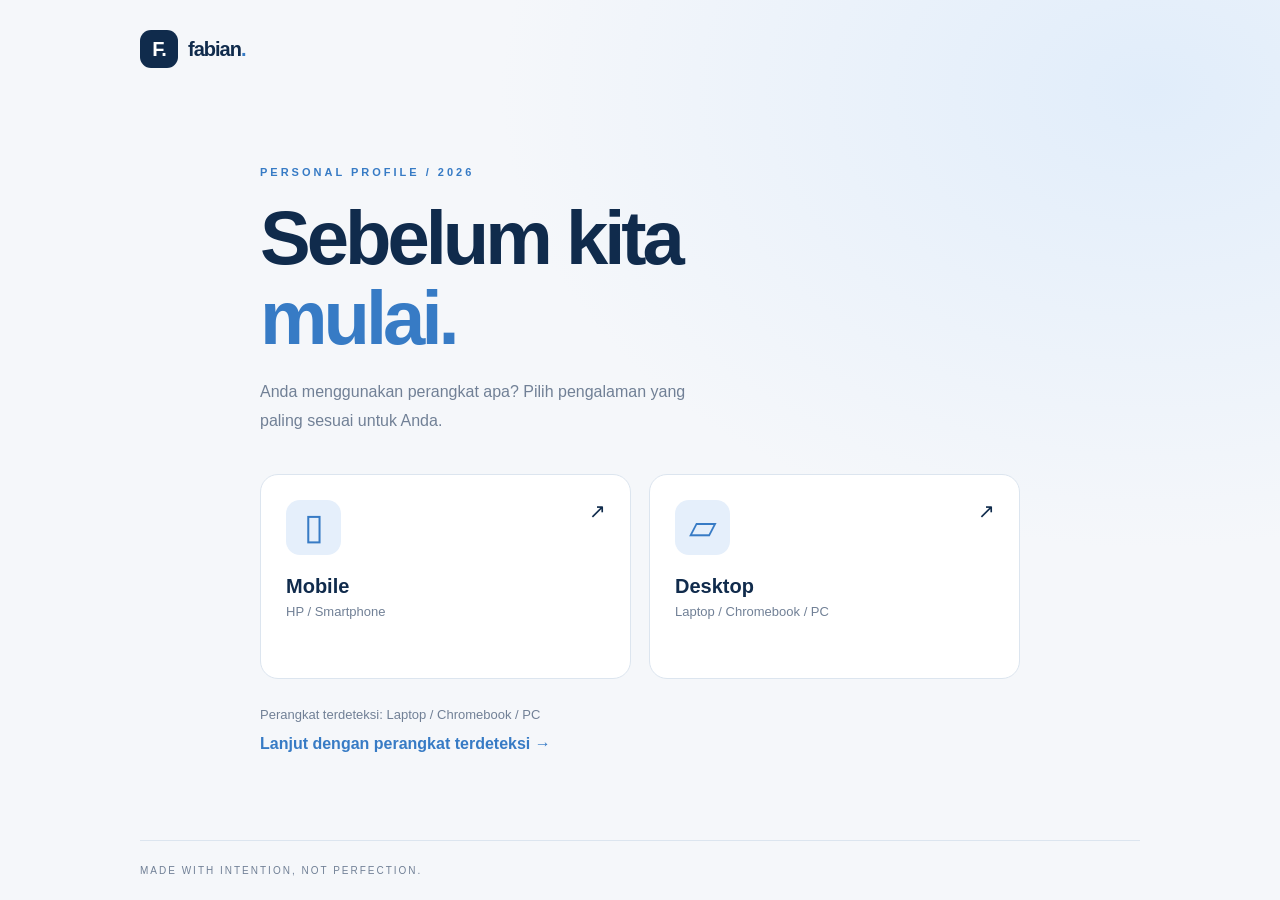
<file: index.html>
<!DOCTYPE html>
<html lang="id">
<head>
  <script>
  (function () {
    const savedMode = sessionStorage.getItem("fabianDeviceMode");

    if (!savedMode) {
      window.location.replace("./device.html");
    } else {
      document.documentElement.dataset.device = savedMode;
    }
  })();
</script>
  <meta charset="UTF-8">
  <meta name="viewport" content="width=device-width, initial-scale=1.0">
  <meta name="theme-color" content="#102b4c">
  <meta name="description" content="Kenali Fabian Wijaya Mulya, siswa SMP Chandra Buana yang menyukai basket, Mobile Legends, dan musik.">
  <title>Fabian Wijaya Mulya — Personal Profile</title>

  <link rel="preconnect" href="https://fonts.googleapis.com">
  <link rel="preconnect" href="https://fonts.gstatic.com" crossorigin>
  <link href="https://fonts.googleapis.com/css2?family=DM+Sans:wght@400;500;600;700&family=Manrope:wght@400;500;600;700;800&display=swap" rel="stylesheet">

  <link rel="stylesheet" href="style.css">
  <script src="script.js" defer></script>
</head>

<body>
  <header class="topbar">
    <a href="#home" class="brand" aria-label="Fabian, halaman utama">
      <span class="brand-mark">F.</span>
      <span>fabian<span class="brand-dot">.</span></span>
    </a>

    <nav class="navigation" id="navigation" aria-label="Navigasi utama">
      <a href="#home" class="nav-link active">Home</a>
      <a href="#about" class="nav-link">About</a>
      <a href="#hobbies" class="nav-link">Hobbies</a>
      <a href="#inspiration" class="nav-link">Inspiration</a>
      <a href="project.html" class="nav-link">My Project</a>
    </nav>

    <button class="theme-toggle" id="themeToggle" type="button" aria-label="Ganti tema" title="Ganti tema">
      <svg class="theme-icon" viewBox="0 0 24 24" aria-hidden="true">
        <circle cx="12" cy="12" r="4"/>
        <path d="M12 2v2m0 16v2M4.93 4.93l1.42 1.42m11.3 11.3 1.42 1.42M2 12h2m16 0h2M4.93 19.07l1.42-1.42m11.3-11.3 1.42-1.42"/>
      </svg>
    </button>

    <button class="menu-toggle" id="menuToggle" type="button" aria-label="Buka navigasi" aria-expanded="false" aria-controls="navigation">
      <span></span>
      <span></span>
    </button>
  </header>

  <main>
    <section class="hero" id="home">
      <div class="hero-image" aria-hidden="true"></div>
      <div class="hero-overlay" aria-hidden="true"></div>
      <div class="hero-grid" aria-hidden="true"></div>

      <div class="hero-content">
        <div class="hero-profile-photo" id="profilePhoto">
          <img src="./p.png" alt="Preview proyek">
        </div>

        <div class="hero-kicker reveal">
          <span class="status-dot"></span>
          PERSONAL PROFILE <span class="kicker-slash">/</span> 2026
        </div>

        <p class="hero-japanese" aria-hidden="true">及川 徹</p>

        <div class="hero-copy reveal">
          <p class="eyebrow">HELLO, NICE TO MEET YOU.</p>
          <h1>Fabian Wijaya<br><span>Mulya.</span></h1>

          <p class="hero-description">
            A simple boy with big dreams.<br>
            Passionate about the game and the little things in life.
          </p>

          <div class="hero-buttons">
            <a href="#about" class="primary-button">
              Kenali Saya <span>↗</span>
            </a>

            <a href="./game.html" class="game-button">
              Main Game <span>▶</span>
            </a>
          </div>

          <div class="hero-bottom reveal">
            <span>31 JULI 2011</span>
            <span class="hero-divider"></span>
            <span>15 TAHUN</span>
            <span class="hero-divider"></span>
            <span>INDONESIA</span>
          </div>
        </div>
      </div>

      <div class="hero-caption">
        <span class="caption-line"></span>
      </div>

      <div class="hero-index" aria-hidden="true">01 — 04</div>
      <span class="hero-scroll">SCROLL TO EXPLORE ↓</span>
    </section>

    <section class="intro section-wrap" id="about">
      <div class="section-label reveal">
        <span class="section-number">01</span>
        <span>GET TO KNOW ME</span>
      </div>

      <div class="intro-layout">
        <div class="intro-heading reveal">
          <p class="eyebrow">A LITTLE INTRODUCTION</p>
          <h2>Not just a name.<br>A <span>whole story.</span></h2>
          <div class="heading-line"></div>
          <p class="handwritten">Small steps,<br>big dreams.</p>
        </div>

        <div class="intro-content reveal">
          <p class="intro-lead">Halo! Aku <strong>Fabian Wijaya Mulya.</strong></p>

          <p>
            Aku lahir pada 31 Juli 2011 dan saat ini bersekolah
            di SMP Chandra Buana. Aku suka mencoba hal baru,
            menikmati proses, dan terus berusaha menjadi versi
            terbaik dari diriku sendiri.
          </p>

          <p>
            Di waktu luang, aku suka bermain basket, bermain
            Mobile Legends, dan mendengarkan musik. Setiap hobi
            punya cerita dan keseruannya sendiri.
          </p>

          <div class="profile-facts">
            <div class="fact">
              <span class="fact-icon" aria-hidden="true">▦</span>
              <div>
                <span class="fact-label">TANGGAL LAHIR</span>
                <strong>31 Juli 2011</strong>
              </div>
            </div>

            <div class="fact">
              <span class="fact-icon" aria-hidden="true">◷</span>
              <div>
                <span class="fact-label">USIA</span>
                <strong>15 Tahun</strong>
              </div>
            </div>

            <div class="fact fact-school">
              <span class="fact-icon" aria-hidden="true">⌂</span>
              <div class="school-info">
                <span class="fact-label">SEKOLAH</span>
                <strong>
                  <a href="https://chandrabuana.sch.id/smp" class="school-link" target="_blank" rel="noopener noreferrer">SMP Chandra Buana</a>
                </strong>

                <div class="school-preview">
                  <img src="./cb.jpeg" alt="Logo SMP Chandra Buana">
                  <span>SMP Chandra Buana ↗</span>
                </div>
              </div>
            </div>
          </div>

          <a href="#hobbies" class="text-link">
            Lihat hobi saya <span aria-hidden="true">↗</span>
          </a>
        </div>
      </div>
    </section>

    <section class="hobbies-section" id="hobbies">
      <div class="section-wrap">
        <div class="section-label reveal">
          <span class="section-number">02</span>
          <span>THINGS I ENJOY</span>
        </div>

        <div class="hobbies-heading reveal">
          <div>
            <p class="eyebrow">MY PERSONAL INTERESTS</p>
            <h2>My kind of <span>happiness.</span></h2>
          </div>
          <p class="hobbies-note">Tiga hal sederhana yang membuat hari-hariku lebih berwarna.</p>
        </div>

        <div class="hobby-grid">
          <article class="hobby-card reveal">
            <div class="hobby-top">
              <span class="hobby-number">01 / SPORT</span>
              <span class="hobby-icon" aria-hidden="true">↗</span>
            </div>
            <div class="hobby-art basketball-art" aria-hidden="true">
              <span class="basketball"></span>
              <span class="art-label">PLAY YOUR GAME</span>
            </div>
            <div class="hobby-copy">
              <p class="hobby-category">ON THE COURT</p>
              <h3>Basketball</h3>
              <p>Menikmati permainan, melatih kerja sama tim, dan belajar untuk terus berkembang di setiap pertandingan.</p>
            </div>
            <div class="hobby-footer">
              <span>FOCUS · TEAMWORK</span>
              <span aria-hidden="true">01</span>
            </div>
          </article>

          <article class="hobby-card reveal">
            <div class="hobby-top">
              <span class="hobby-number">02 / GAMING</span>
              <span class="hobby-icon" aria-hidden="true">↗</span>
            </div>
            <div class="hobby-art gaming-art" aria-hidden="true">
              <span class="ml-monogram">ML</span>
              <span class="art-label">PLAN YOUR MOVE</span>
            </div>
            <div class="hobby-copy">
              <p class="hobby-category">IN THE GAME</p>
              <h3>Mobile Legends</h3>
              <p>Menyusun strategi, memilih hero favorit, dan menikmati keseruan bermain bersama teman.</p>
            </div>
            <div class="hobby-footer">
              <span>STRATEGY · FUN</span>
              <span aria-hidden="true">02</span>
            </div>
          </article>

          <article class="hobby-card reveal">
            <div class="hobby-top">
              <span class="hobby-number">03 / LIFESTYLE</span>
              <span class="hobby-icon" aria-hidden="true">↗</span>
            </div>
            <div class="hobby-art music-art" aria-hidden="true">
              <span class="music-symbol">♫</span>
              <span class="art-label">FIND YOUR RHYTHM</span>
            </div>
            <div class="hobby-copy">
              <p class="hobby-category">MY OWN RHYTHM</p>
              <h3>Listening to Music</h3>
              <p>Menikmati lagu untuk menemani waktu santai, memperbaiki suasana hati, dan mencari inspirasi.</p>
            </div>
            <div class="hobby-footer">
              <span>VIBES · ME TIME</span>
              <span aria-hidden="true">03</span>
            </div>
          </article>
        </div>
      </div>
    </section>

    <section class="quote-section" id="inspiration">
      <div class="quote-decoration" aria-hidden="true">
        <span class="quote-orbit"></span>
        <span class="quote-star">✳</span>
        <span class="quote-side-text">KEEP MOVING FORWARD</span>
      </div>

      <div class="quote-content reveal">
        <p class="eyebrow">A REMINDER TO MYSELF</p>
        <span class="quote-mark" aria-hidden="true">“</span>
        <blockquote>Talent is something<br>you make bloom.</blockquote>
        <p class="quote-translation">Terus belajar, terus berusaha, dan biarkan kemampuanmu berkembang.</p>
        <span class="quote-author">— OIKAWA TOORU · HAIKYUU!!</span>
      </div>
    </section>

    <section class="closing section-wrap reveal">
      <p class="eyebrow">THAT'S A LITTLE BIT ABOUT ME</p>
      <h2>Still growing.<br><span>Still dreaming.</span></h2>
      <p class="closing-description">Setiap langkah kecil adalah bagian dari perjalanan besar.</p>
      <a class="text-link" href="#home">Kembali ke atas <span aria-hidden="true">↑</span></a>
    </section>
  </main>

  <footer class="footer">
    <a class="footer-brand" href="#home">fabian<span>.</span></a>
    <p class="footer-message">Made with intention, not perfection.</p>

    <div class="social-links">
      <a class="social-link" href="https://wa.me/6287899145038" target="_blank" rel="noopener noreferrer" aria-label="Hubungi Fabian melalui WhatsApp" title="WhatsApp">
        <svg viewBox="0 0 24 24" aria-hidden="true">
          <path d="M20.5 3.5A11.8 11.8 0 0 0 12.1 0C5.5 0 .2 5.3.2 11.8c0 2.1.6 4.2 1.6 6L0 24l6.3-1.7a12 12 0 0 0 5.7 1.4h.1c6.5 0 11.8-5.3 11.8-11.8 0-3.2-1.2-6.1-3.4-8.4ZM12.1 21.7a9.8 9.8 0 0 1-5-1.4l-.4-.2-3.7 1 1-3.6-.2-.4a9.8 9.8 0 1 1 8.3 4.6Zm5.4-7.3c-.3-.1-1.6-.8-1.9-.9-.3-.1-.5-.1-.7.2-.2.3-.7.9-.9 1.1-.2.2-.3.2-.6.1-.3-.1-1.2-.4-2.3-1.4-.8-.7-1.4-1.6-1.6-1.9-.2-.3 0-.5.1-.6l.4-.5c.1-.2.2-.3.3-.5.1-.2 0-.4 0-.5-.1-.1-.7-1.5-.9-2-.2-.5-.5-.4-.7-.4h-.6c-.2 0-.5.1-.8.4-.3.3-1 1-1 2.4s1 2.7 1.1 2.9c.1.2 2 3.1 4.9 4.3.7.3 1.2.5 1.6.6.7.2 1.3.2 1.8.1.6-.1 1.6-.7 1.8-1.3.2-.6.2-1.1.1-1.3-.1-.1-.3-.2-.6-.3Z"/>
        </svg>
        <span>WhatsApp</span>
        <span class="social-arrow" aria-hidden="true">↗</span>
      </a>

      <a class="social-link" href="https://www.instagram.com/fafa23078/" target="_blank" rel="noopener noreferrer" aria-label="Kunjungi Instagram Fabian" title="Instagram">
        <svg viewBox="0 0 24 24" aria-hidden="true">
          <rect x="3" y="3" width="18" height="18" rx="5"/>
          <circle cx="12" cy="12" r="4"/>
          <circle class="instagram-dot" cx="17.5" cy="6.5" r="1"/>
        </svg>
        <span>Instagram</span>
        <span class="social-arrow" aria-hidden="true">↗</span>
      </a>
    </div>

    <span class="footer-copy">© <span id="year">2026</span> FABIAN WIJAYA MULYA</span>
  </footer>

  
<!-- FLOATING MUSIC PLAYER -->
<div class="music-player" id="musicPlayer">
  <button
    class="music-toggle"
    id="musicToggle"
    type="button"
    aria-label="Putar atau jeda lagu"
  >
    ▶
  </button>

  <div class="music-info">
    <span class="music-label">NOW PLAYING</span>
    <span class="music-title">Hoodie</span>
    <span class="music-artist">Hey Violet</span>
  </div>

  <button
    class="music-expand"
    id="musicExpand"
    type="button"
    aria-label="Buka pemutar lagu"
  >♫</button>

  <div class="music-youtube" id="musicYoutube"> 
<iframe
  id="musicFrame"
  width="320"
  height="180"
  src="https://www.youtube.com/embed/jkvuPJRJrow?playsinline=1"
  title="Hoodie - Hey Violet"
  allow="accelerometer; autoplay; clipboard-write; encrypted-media; gyroscope; picture-in-picture; web-share"
  referrerpolicy="strict-origin-when-cross-origin"
  allowfullscreen>
</iframe>
  </div>
</div>

</body>
</html>

</body>
</html>


/* ==========================================
   DEVICE MODE — HP & LAPTOP
========================================== */

/* Mode HP yang dipilih dari halaman device */
html[data-device="mobile"] .section-wrap {
  width: 88%;
}

html[data-device="mobile"] .topbar {
  padding-left: 5%;
  padding-right: 5%;
}

html[data-device="mobile"] .intro-layout {
  grid-template-columns: 1fr;
  gap: 30px;
}

html[data-device="mobile"] .profile-facts {
  grid-template-columns: 1fr;
}

html[data-device="mobile"] .hobby-grid {
  grid-template-columns: 1fr;
}

html[data-device="mobile"] .hobbies-heading {
  display: block;
}

html[data-device="mobile"] .hero {
  min-height: 680px;
  padding-left: 7%;
  padding-right: 7%;
}

html[data-device="mobile"] .hero h1 {
  font-size: clamp(36px, 9vw, 55px);
  letter-spacing: -2px;
}

html[data-device="mobile"] .hero-profile-photo {
  right: 8%;
  width: 125px;
}

html[data-device="mobile"] .hero-japanese {
  right: 2%;
  font-size: 23px;
}

/* Mode laptop */
html[data-device="desktop"] .section-wrap {
  width: min(1180px, 84%);
}

html[data-device="desktop"] .intro-layout {
  grid-template-columns: 1fr 1fr;
  gap: 8%;
}

html[data-device="desktop"] .profile-facts {
  grid-template-columns: 1fr 1fr;
}

html[data-device="desktop"] .hobby-grid {
  grid-template-columns: repeat(3, minmax(0, 1fr));
}

html[data-device="desktop"] .hobbies-heading {
  display: flex;
}

/* Jangan biarkan mode laptop merusak layout pada layar HP */
@media (max-width: 720px) {
  html[data-device="desktop"] .navigation {
    position: absolute;
    top: 68px;
    right: 0;
    left: 0;
    display: none;
    flex-direction: column;
  }

  html[data-device="desktop"] .navigation.open {
    display: flex;
  }

  html[data-device="desktop"] .menu-toggle {
    display: grid;
  }

  html[data-device="desktop"] .intro-layout,
  html[data-device="desktop"] .profile-facts,
  html[data-device="desktop"] .hobby-grid {
    grid-template-columns: 1fr;
  }

  html[data-device="desktop"] .hobbies-heading {
    display: block;
  }
}
</file>
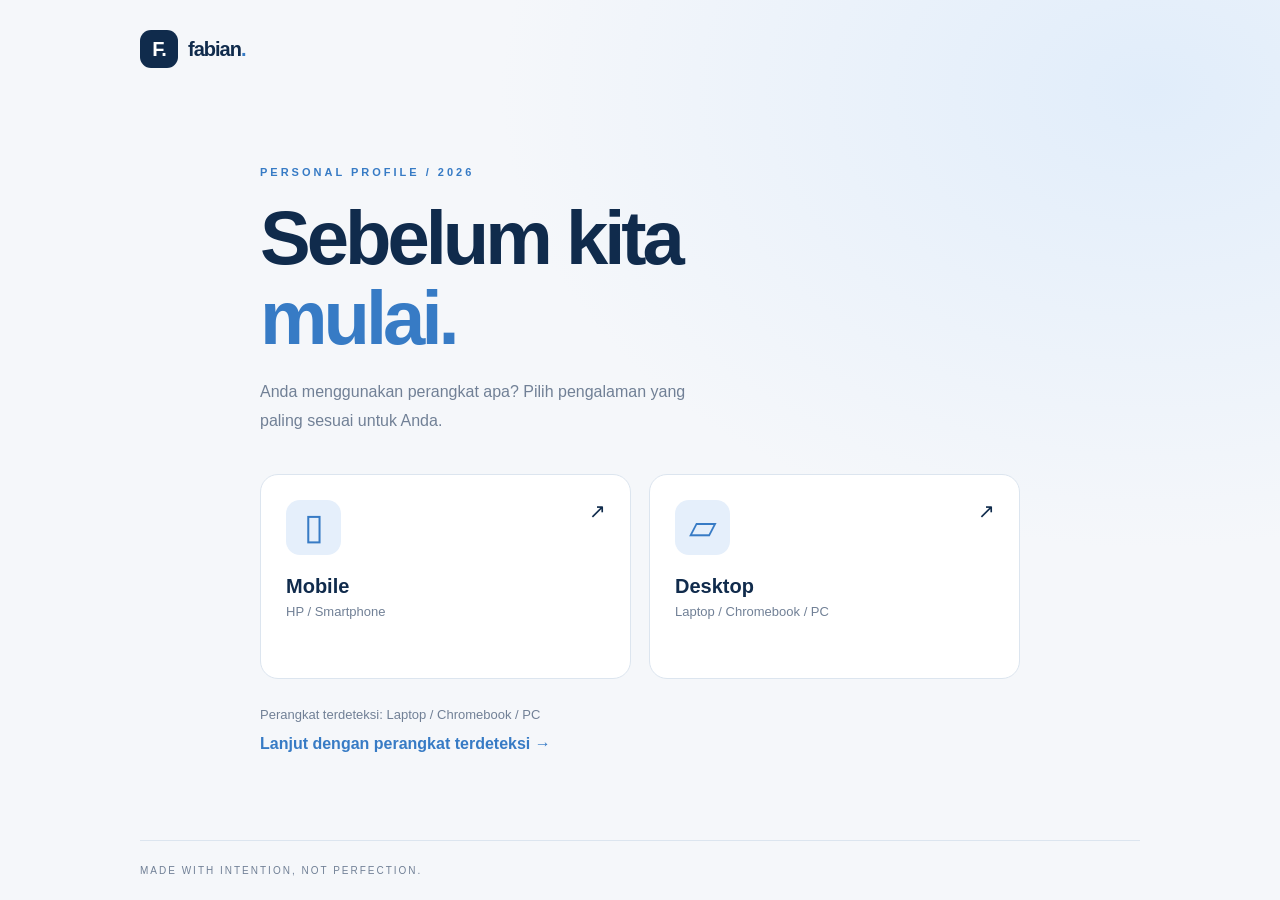
<file: device.html>
<!DOCTYPE html>
<html lang="id">
<head>
  <meta charset="UTF-8">
  <meta name="viewport" content="width=device-width, initial-scale=1.0">
  <meta name="theme-color" content="#102b4c">
  <title>Pilih Perangkat — Fabian</title>
  <link rel="stylesheet" href="device.css">
</head>
<body>
  <main class="device-page">
    <header class="device-brand">
      <span class="brand-mark">F.</span>
      <span>fabian<span class="brand-dot">.</span></span>
    </header>

    <section class="device-content">
      <p class="eyebrow">PERSONAL PROFILE / 2026</p>
      <h1>Sebelum kita<br><span>mulai.</span></h1>
      <p class="intro">
        Anda menggunakan perangkat apa?
        Pilih pengalaman yang paling sesuai untuk Anda.
      </p>

      <div class="device-options">
        <button class="device-card" type="button" data-device="mobile">
          <span class="device-icon" aria-hidden="true">▯</span>
          <span class="device-name">Mobile</span>
          <span class="device-desc">HP / Smartphone</span>
          <span class="device-arrow">↗</span>
        </button>

        <button class="device-card" type="button" data-device="desktop">
          <span class="device-icon" aria-hidden="true">▱</span>
          <span class="device-name">Desktop</span>
          <span class="device-desc">Laptop / Chromebook / PC</span>
          <span class="device-arrow">↗</span>
        </button>
      </div>

      <p class="detected" id="detectedDevice">
        Mendeteksi perangkat...
      </p>
      <button class="auto-button" id="autoContinue" type="button">
        Lanjut dengan perangkat terdeteksi →
      </button>
    </section>

    <footer class="device-footer">
      MADE WITH INTENTION, NOT PERFECTION.
    </footer>
  </main>

  <script>
    const mobileQuery = window.matchMedia("(max-width: 700px)");
    const detectedDevice = document.getElementById("detectedDevice");
    const autoContinue = document.getElementById("autoContinue");

    function getDevice() {
      return mobileQuery.matches ? "mobile" : "desktop";
    }

    function updateDetected() {
      const device = getDevice();
      detectedDevice.textContent =
        "Perangkat terdeteksi: " +
        (device === "mobile" ? "HP / Smartphone" : "Laptop / Chromebook / PC");
    }

    function enterProfile(device) {
      sessionStorage.setItem("fabianDeviceMode", device);
      window.location.href = "./index.html";
    }

    document.querySelectorAll("[data-device]").forEach(button => {
      button.addEventListener("click", () => {
        enterProfile(button.dataset.device);
      });
    });

    autoContinue.addEventListener("click", () => {
      enterProfile(getDevice());
    });

    updateDetected();
    mobileQuery.addEventListener("change", updateDetected);
  </script>
</body>
</html>
</file>
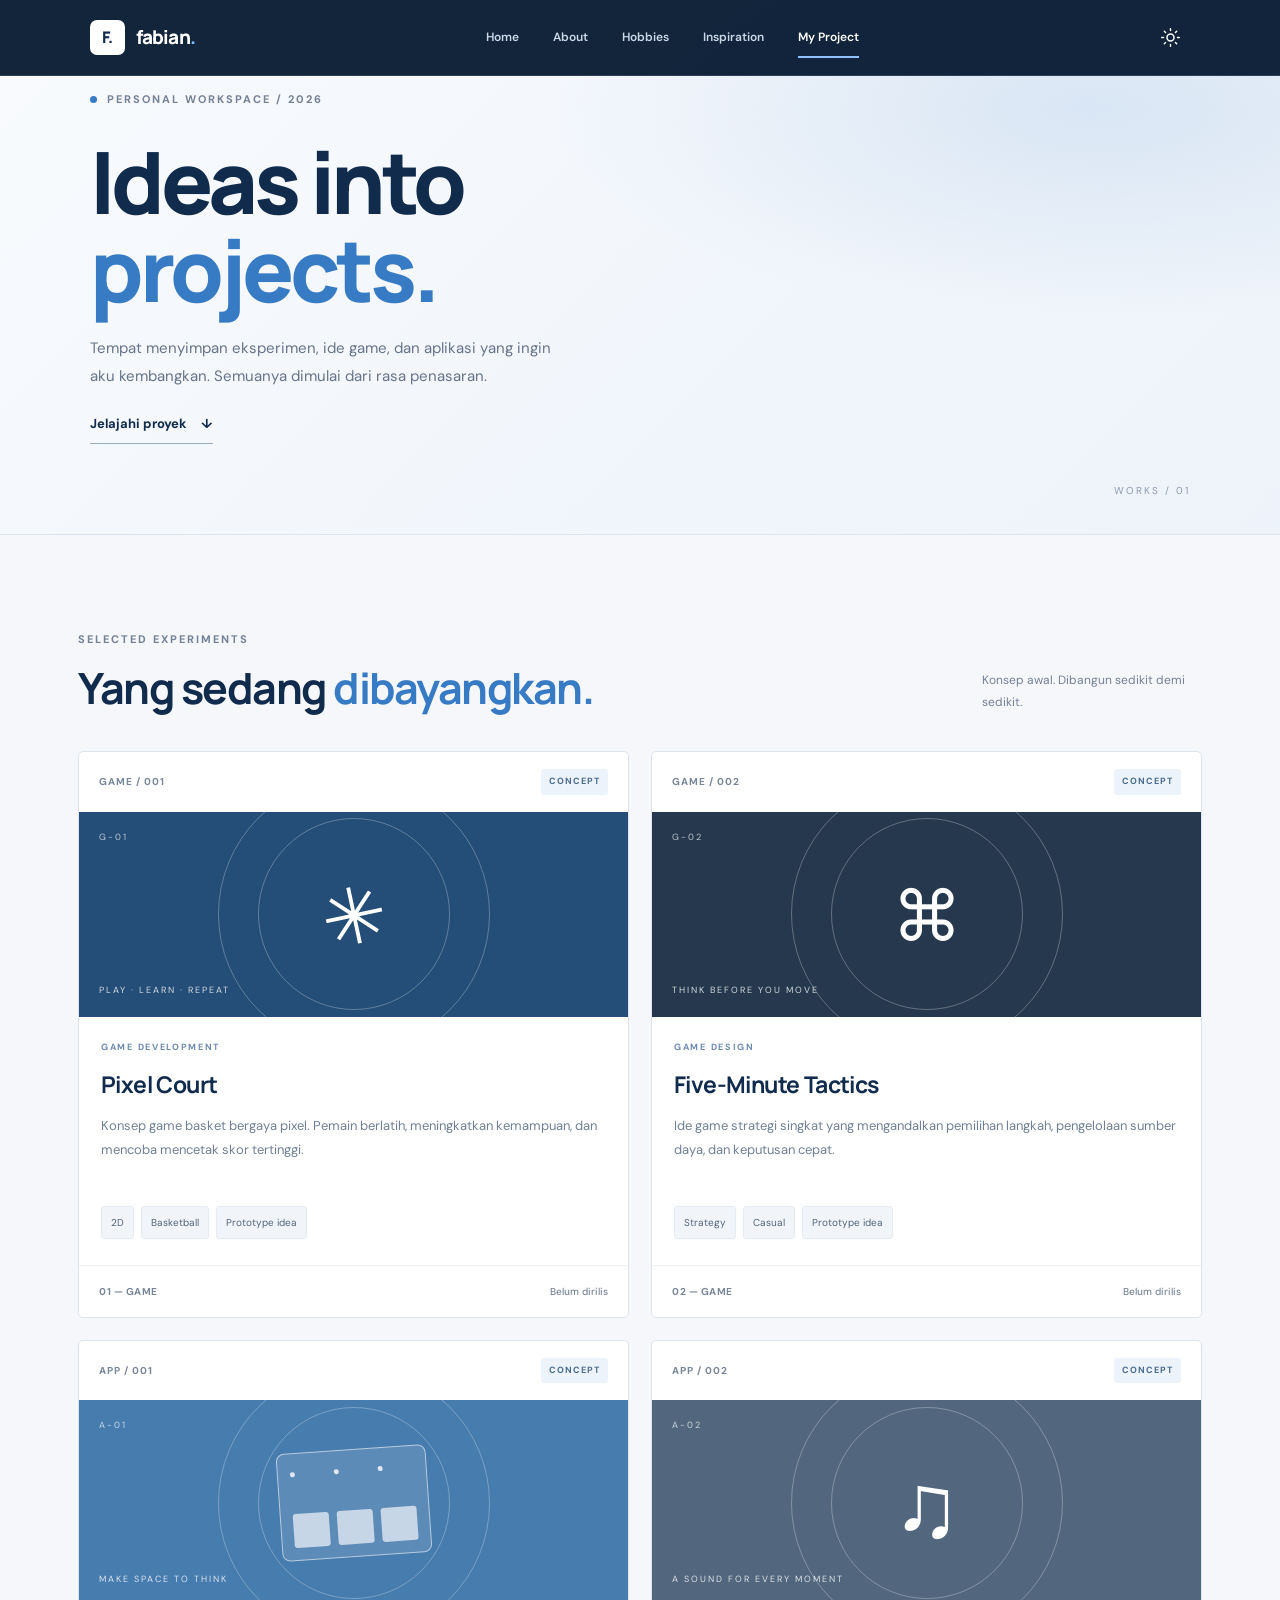
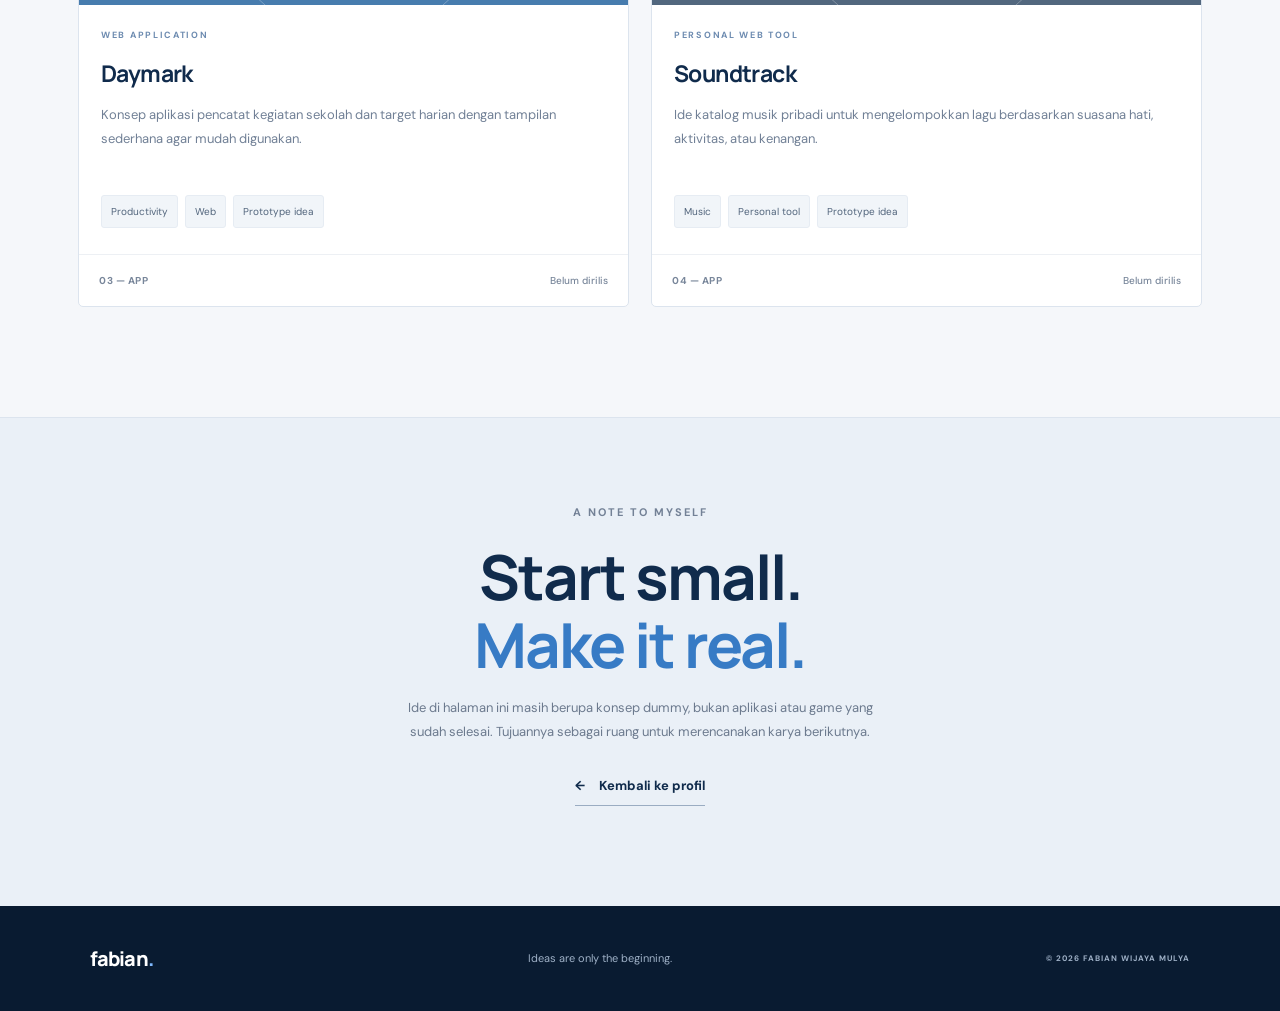
<file: project.html>
<!DOCTYPE html>
<html lang="id">
<head>
  <meta charset="UTF-8">
  <meta name="viewport" content="width=device-width, initial-scale=1.0">
  <meta name="theme-color" content="#102b4c">
  <meta name="description" content="Kumpulan proyek game dan aplikasi Fabian Wijaya Mulya.">

  <title>My Project — Fabian Wijaya Mulya</title>

  <link rel="preconnect" href="https://fonts.googleapis.com">
  <link rel="preconnect" href="https://fonts.gstatic.com" crossorigin>
  <link href="https://fonts.googleapis.com/css2?family=DM+Sans:wght@400;500;600;700&family=Manrope:wght@400;500;600;700;800&display=swap" rel="stylesheet">

  <link rel="stylesheet" href="style.css">
  <link rel="stylesheet" href="project.css">
  <script src="script.js" defer></script>
</head>

<body class="project-page">
  <header class="topbar">
    <a href="index.html#home" class="brand" aria-label="Fabian, halaman utama">
      <span class="brand-mark">F.</span>
      <span>fabian<span class="brand-dot">.</span></span>
    </a>

    <nav class="navigation" id="navigation" aria-label="Navigasi utama">
      <a href="index.html#home" class="nav-link">Home</a>
      <a href="index.html#about" class="nav-link">About</a>
      <a href="index.html#hobbies" class="nav-link">Hobbies</a>
      <a href="index.html#inspiration" class="nav-link">Inspiration</a>
      <a href="project.html" class="nav-link active" aria-current="page">My Project</a>
    </nav>

    <button class="theme-toggle" id="themeToggle"
      type="button" aria-label="Ganti tema" title="Ganti tema">
      <svg class="theme-icon" viewBox="0 0 24 24" aria-hidden="true">
        <circle cx="12" cy="12" r="4"/>
        <path d="M12 2v2m0 16v2M4.93 4.93l1.42 1.42m11.3 11.3 1.42 1.42M2 12h2m16 0h2M4.93 19.07l1.42-1.42m11.3-11.3 1.42-1.42"/>
      </svg>
    </button>

    <button class="menu-toggle" id="menuToggle"
      type="button" aria-label="Buka navigasi"
      aria-expanded="false" aria-controls="navigation">
      <span></span>
      <span></span>
    </button>
  </header>

  <main>
    <section class="project-hero">
      <div class="project-hero-inner">
        <p class="project-eyebrow">
          <span></span> PERSONAL WORKSPACE / 2026
        </p>

        <h1>Ideas into<br><span>projects.</span></h1>

        <p class="project-intro">
          Tempat menyimpan eksperimen, ide game, dan aplikasi
          yang ingin aku kembangkan. Semuanya dimulai dari rasa penasaran.
        </p>

        <a href="#project-list" class="project-jump">
          Jelajahi proyek <span aria-hidden="true">↓</span>
        </a>
      </div>

      <div class="project-hero-index" aria-hidden="true">WORKS / 01</div>
    </section>

    <section class="project-section" id="project-list">
      <div class="project-section-heading">
        <div>
          <p class="project-label">SELECTED EXPERIMENTS</p>
          <h2>Yang sedang <span>dibayangkan.</span></h2>
        </div>
        <p class="project-heading-note">
          Konsep awal. Dibangun sedikit demi sedikit.
        </p>
      </div>

      <div class="project-grid">
        <article class="project-card">
          <div class="project-card-top">
            <span>GAME / 001</span>
            <span class="project-status">CONCEPT</span>
          </div>

          <div class="project-art game-art">
            <span class="project-art-index">G-01</span>
            <span class="game-symbol" aria-hidden="true">✳</span>
            <span class="project-art-caption">PLAY · LEARN · REPEAT</span>
          </div>

          <div class="project-card-body">
            <p class="project-type">GAME DEVELOPMENT</p>
            <h3>Pixel Court</h3>
            <p>
              Konsep game basket bergaya pixel. Pemain berlatih,
              meningkatkan kemampuan, dan mencoba mencetak skor tertinggi.
            </p>
            <div class="project-tags">
              <span>2D</span>
              <span>Basketball</span>
              <span>Prototype idea</span>
            </div>
          </div>

          <div class="project-card-footer">
            <span>01 — GAME</span>
            <span>Belum dirilis</span>
          </div>
        </article>

        <article class="project-card">
          <div class="project-card-top">
            <span>GAME / 002</span>
            <span class="project-status">CONCEPT</span>
          </div>

          <div class="project-art strategy-art">
            <span class="project-art-index">G-02</span>
            <span class="strategy-symbol" aria-hidden="true">⌘</span>
            <span class="project-art-caption">THINK BEFORE YOU MOVE</span>
          </div>

          <div class="project-card-body">
            <p class="project-type">GAME DESIGN</p>
            <h3>Five-Minute Tactics</h3>
            <p>
              Ide game strategi singkat yang mengandalkan pemilihan
              langkah, pengelolaan sumber daya, dan keputusan cepat.
            </p>
            <div class="project-tags">
              <span>Strategy</span>
              <span>Casual</span>
              <span>Prototype idea</span>
            </div>
          </div>

          <div class="project-card-footer">
            <span>02 — GAME</span>
            <span>Belum dirilis</span>
          </div>
        </article>

        <article class="project-card">
          <div class="project-card-top">
            <span>APP / 001</span>
            <span class="project-status">CONCEPT</span>
          </div>

          <div class="project-art app-art">
            <span class="project-art-index">A-01</span>
            <div class="app-window" aria-hidden="true">
              <span></span><span></span><span></span>
              <div></div>
              <div></div>
              <div></div>
            </div>
            <span class="project-art-caption">MAKE SPACE TO THINK</span>
          </div>

          <div class="project-card-body">
            <p class="project-type">WEB APPLICATION</p>
            <h3>Daymark</h3>
            <p>
              Konsep aplikasi pencatat kegiatan sekolah dan target
              harian dengan tampilan sederhana agar mudah digunakan.
            </p>
            <div class="project-tags">
              <span>Productivity</span>
              <span>Web</span>
              <span>Prototype idea</span>
            </div>
          </div>

          <div class="project-card-footer">
            <span>03 — APP</span>
            <span>Belum dirilis</span>
          </div>
        </article>

        <article class="project-card">
          <div class="project-card-top">
            <span>APP / 002</span>
            <span class="project-status">CONCEPT</span>
          </div>

          <div class="project-art music-app-art">
            <span class="project-art-index">A-02</span>
            <span class="music-app-symbol" aria-hidden="true">♫</span>
            <span class="project-art-caption">A SOUND FOR EVERY MOMENT</span>
          </div>

          <div class="project-card-body">
            <p class="project-type">PERSONAL WEB TOOL</p>
            <h3>Soundtrack</h3>
            <p>
              Ide katalog musik pribadi untuk mengelompokkan lagu
              berdasarkan suasana hati, aktivitas, atau kenangan.
            </p>
            <div class="project-tags">
              <span>Music</span>
              <span>Personal tool</span>
              <span>Prototype idea</span>
            </div>
          </div>

          <div class="project-card-footer">
            <span>04 — APP</span>
            <span>Belum dirilis</span>
          </div>
        </article>
      </div>
    </section>

    <section class="project-note">
      <p class="project-label">A NOTE TO MYSELF</p>
      <h2>Start small.<br><span>Make it real.</span></h2>
      <p>
        Ide di halaman ini masih berupa konsep dummy, bukan aplikasi
        atau game yang sudah selesai. Tujuannya sebagai ruang untuk
        merencanakan karya berikutnya.
      </p>
      <a href="index.html#home" class="project-back">
        <span aria-hidden="true">←</span> Kembali ke profil
      </a>
    </section>
  </main>

  <footer class="footer">
    <a class="footer-brand" href="index.html#home">
      fabian<span>.</span>
    </a>

    <p class="footer-message">Ideas are only the beginning.</p>

    <span class="footer-copy">
      © <span id="year">2026</span> FABIAN WIJAYA MULYA
    </span>
  </footer>
</body>
</html>
</file>
<file: style.css>
/* ==========================================
   FABIAN PROFILE
   Editorial Anime / Blue & White
========================================== */

:root {
  color-scheme: light;
  --navy: #102b4c;
  --navy-deep: #091b31;
  --blue: #377bc5;
  --blue-light: #e5effb;
  --paper: #f5f7fa;
  --white: #ffffff;
  --ink: #172b43;
  --muted: #738198;
  --line: #e0e7f0;
  --surface: #ffffff;
  --header-bg: rgba(10, 29, 51, 0.96);
  --shadow: 0 14px 38px rgba(16, 43, 76, 0.07);
  --font-body: "DM Sans", sans-serif;
  --font-display: "Manrope", sans-serif;
}

* {
  box-sizing: border-box;
  margin: 0;
  padding: 0;
}

html {
  scroll-behavior: smooth;
  scroll-padding-top: 85px;
}

body {
  background: var(--paper);
  color: var(--ink);
  font-family: var(--font-body);
  line-height: 1.7;
  overflow-x: hidden;
  -webkit-font-smoothing: antialiased;
  transition: background 0.25s ease, color 0.25s ease;
}

body.dark-theme {
  color-scheme: dark;
  --paper: #0b1727;
  --white: #122239;
  --ink: #eaf2fd;
  --muted: #a0b0c6;
  --line: #293b52;
  --surface: #122239;
  --blue-light: #1d3653;
  --shadow: 0 14px 38px rgba(0, 0, 0, 0.17);
}

a {
  color: inherit;
  text-decoration: none;
}

button {
  font: inherit;
}

button,
a {
  -webkit-tap-highlight-color: transparent;
}

button:focus-visible,
a:focus-visible {
  outline: 3px solid #82baff;
  outline-offset: 4px;
}

::selection {
  color: white;
  background: var(--blue);
}

/* HEADER */

.topbar {
  position: absolute;
  top: 0;
  left: 0;
  z-index: 20;
  display: flex;
  align-items: center;
  justify-content: space-between;
  gap: 28px;
  width: 100%;
  height: 76px;
  padding: 0 7%;
  color: white;
  background: var(--header-bg);
  border-bottom: 1px solid rgba(255, 255, 255, 0.12);
}

.brand {
  display: inline-flex;
  align-items: center;
  gap: 11px;
  font-family: var(--font-display);
  font-size: 19px;
  font-weight: 800;
  letter-spacing: -0.8px;
}

.brand-mark {
  display: grid;
  width: 35px;
  height: 35px;
  place-items: center;
  color: var(--navy);
  background: white;
  border-radius: 7px;
  font-size: 16px;
}

.brand-dot,
.footer-brand span {
  color: #80baff;
}

.navigation {
  display: flex;
  align-items: center;
  gap: 34px;
}

.nav-link {
  position: relative;
  color: #cbd8e8;
  font-size: 12px;
  font-weight: 600;
  transition: color 0.2s ease;
}

.nav-link::after {
  position: absolute;
  right: 100%;
  bottom: -10px;
  left: 0;
  height: 2px;
  content: "";
  background: #8dc2ff;
  transition: right 0.25s ease;
}

.nav-link:hover,
.nav-link.active {
  color: white;
}

.nav-link:hover::after,
.nav-link.active::after {
  right: 0;
}

.theme-toggle,
.menu-toggle {
  display: grid;
  flex-shrink: 0;
  place-items: center;
  color: white;
  background: transparent;
  border: 0;
  cursor: pointer;
}

.theme-toggle {
  width: 40px;
  height: 40px;
  border-radius: 50%;
}

.theme-toggle:hover {
  background: rgba(255, 255, 255, 0.12);
}

.theme-icon {
  width: 21px;
  height: 21px;
  fill: none;
  stroke: currentColor;
  stroke-width: 1.7;
  stroke-linecap: round;
}

.menu-toggle {
  display: none;
  padding: 8px;
}

.menu-toggle span {
  display: block;
  width: 22px;
  height: 2px;
  margin: 3px;
  background: white;
  transition: transform 0.2s ease;
}

.menu-toggle[aria-expanded="true"] span:first-child {
  transform: translateY(4px) rotate(45deg);
}

.menu-toggle[aria-expanded="true"] span:last-child {
  transform: translateY(-4px) rotate(-45deg);
}

/* HERO */

.hero {
  position: relative;
  isolation: isolate;
  display: flex;
  align-items: center;
  min-height: 680px;
  overflow: hidden;
  padding: 125px 10% 80px;
  color: white;

  background-image:
    linear-gradient(
      rgba(7, 24, 44, 0.55),
      rgba(7, 24, 44, 0.75)
    ),
    url("img/Oikawa.jpg");

  background-size: cover;
  background-position: center;
  background-repeat: no-repeat;
}

.hero-image,
.hero-overlay,
.hero-grid {
  position: absolute;
  inset: 0;
  pointer-events: none;
}

.hero-image {
  z-index: -3;
  background-image: url("./Oikawa.jpg");
  background-position: center 36%;
  background-size: cover;
  background-repeat: no-repeat;
  transform: scale(1.015);
}

.hero-overlay {
  z-index: -2;
  background:
    linear-gradient(
      90deg,
      rgba(7, 24, 44, 0.97) 0%,
      rgba(12, 40, 69, 0.88) 35%,
      rgba(12, 40, 69, 0.48) 65%,
      rgba(12, 40, 69, 0.26) 100%
    ),
    linear-gradient(
      0deg,
      rgba(9, 27, 49, 0.66),
      transparent 45%
    );
}

.hero-grid {
  z-index: -1;
  opacity: 0.12;
  background-image:
    linear-gradient(rgba(255,255,255,.2) 1px, transparent 1px),
    linear-gradient(90deg, rgba(255,255,255,.2) 1px, transparent 1px);
  background-size: 72px 72px;
  mask-image: linear-gradient(to right, black, transparent 80%);
}

.hero-content {
  position: relative;
  z-index: 1;
  width: 100%;
  max-width: 1180px;
  margin: 0 auto;
}

.hero-kicker,
.eyebrow,
.section-label,
.hero-bottom,
.hero-caption,
.hero-index,
.hero-scroll,
.fact-label,
.hobby-category,
.hobby-footer,
.quote-author,
.footer-copy {
  font-size: 10px;
  font-weight: 700;
  letter-spacing: 1.7px;
}

.hero-kicker {
  display: flex;
  align-items: center;
  gap: 10px;
  margin-bottom: 43px;
  color: #d4e6fb;
}

.status-dot {
  width: 7px;
  height: 7px;
  background: #91c8ff;
  border-radius: 50%;
  box-shadow: 0 0 0 5px rgba(145, 200, 255, 0.13);
}

.kicker-slash {
  color: #83baff;
}

.hero-japanese {
  position: absolute;
  top: 13%;
  right: 1%;
  font-family: serif;
  font-size: clamp(38px, 5vw, 66px);
  line-height: 1.5;
  writing-mode: vertical-rl;
  color: rgba(255,255,255,0.65);
  letter-spacing: 10px;
  pointer-events: none;
}

.hero-copy {
  max-width: 650px;
}

.eyebrow {
  margin-bottom: 18px;
  color: var(--blue);
  font-size: 9px;
  letter-spacing: 1.8px;
}

.hero-copy .eyebrow {
  color: #a6cfff;
}

.hero h1 {
  font-family: var(--font-display);
  font-size: clamp(43px, 6vw, 78px);
  font-weight: 800;
  line-height: 1.08;
  letter-spacing: -4px;
}

.hero h1 span {
  color: #8dc2ff;
}

.hero-description {
  margin-top: 22px;
  color: #d0deee;
  font-size: 14px;
  line-height: 1.9;
}

.primary-button {
  display: inline-flex;
  align-items: center;
  gap: 27px;
  margin-top: 30px;
  padding: 13px 19px;
  color: #173c68;
  background: #f7faff;
  border: 1px solid transparent;
  border-radius: 3px;
  font-size: 12px;
  font-weight: 700;
  transition:
    background 0.25s ease,
    transform 0.25s ease;
}

.primary-button span {
  font-size: 18px;
  line-height: 1;
}

.primary-button:hover {
  background: #8dc2ff;
  transform: translateY(-2px);
}

.hero-bottom {
  display: flex;
  align-items: center;
  flex-wrap: wrap;
  gap: 17px;
  margin-top: 65px;
  color: #d0deee;
  font-size: 9px;
  letter-spacing: 1.2px;
}

.hero-divider {
  width: 25px;
  height: 1px;
  background: rgba(255,255,255,0.45);
}

.hero-caption {
  position: absolute;
  right: 7%;
  bottom: 42px;
  display: flex;
  align-items: center;
  gap: 10px;
  color: #e2ecf8;
  font-size: 8px;
}

.caption-line {
  width: 28px;
  height: 1px;
  background: #9bc9ff;
}

.hero-index {
  position: absolute;
  top: 110px;
  right: 7%;
  color: rgba(255,255,255,0.8);
  font-size: 9px;
}

.hero-scroll {
  position: absolute;
  bottom: 42px;
  left: 7%;
  color: #c6d8ed;
  font-size: 8px;
}

/* SHARED SECTIONS */

.section-wrap {
  width: min(1180px, 84%);
  margin: 0 auto;
}

.intro {
  padding-top: 108px;
  padding-bottom: 118px;
}

.section-label {
  display: flex;
  align-items: center;
  gap: 16px;
  margin-bottom: 55px;
  color: var(--muted);
  font-size: 9px;
}

.section-number {
  color: var(--blue);
  font-family: var(--font-display);
  font-size: 13px;
  letter-spacing: 0;
}

.section-label::after {
  width: 60px;
  height: 1px;
  content: "";
  background: var(--line);
}

.intro-layout {
  display: grid;
  grid-template-columns: 1fr 1fr;
  gap: 12%;
}

.intro-heading h2,
.hobbies-heading h2,
.closing h2 {
  font-family: var(--font-display);
  font-size: clamp(32px, 4vw, 48px);
  font-weight: 800;
  line-height: 1.25;
  letter-spacing: -2px;
}

.intro-heading h2 span,
.hobbies-heading h2 span,
.closing h2 span {
  color: var(--blue);
}

.heading-line {
  width: 68px;
  height: 3px;
  margin-top: 30px;
  background: var(--blue);
}

.handwritten {
  margin-top: 40px;
  color: var(--blue);
  font-family: var(--font-display);
  font-size: 22px;
  font-weight: 800;
  font-style: italic;
  line-height: 1.35;
  transform: rotate(-5deg);
}

.intro-content {
  padding-top: 3px;
}

.intro-content > p {
  margin-bottom: 16px;
  color: var(--muted);
  font-size: 13px;
  line-height: 2;
}

.intro-content .intro-lead {
  margin-bottom: 12px;
  color: var(--ink);
  font-family: var(--font-display);
  font-size: 18px;
  font-weight: 700;
}

.intro-lead strong {
  color: var(--blue);
}

.profile-facts {
  display: grid;
  grid-template-columns: 1fr 1fr;
  gap: 22px 16px;
  margin-top: 30px;
  padding-top: 25px;
  border-top: 1px solid var(--line);
}

.fact {
  display: flex;
  align-items: center;
  gap: 12px;
  min-width: 0;
}

.fact-icon {
  display: grid;
  flex-shrink: 0;
  width: 36px;
  height: 36px;
  place-items: center;
  color: var(--blue);
  background: var(--blue-light);
  border-radius: 4px;
  font-size: 17px;
}

.fact-label {
  display: block;
  margin-bottom: 3px;
  color: var(--muted);
  font-size: 8px;
  letter-spacing: 1px;
}

.fact strong {
  font-size: 11px;
  font-weight: 700;
  overflow-wrap: anywhere;
}

.text-link {
  display: inline-flex;
  align-items: center;
  gap: 22px;
  margin-top: 27px;
  padding-bottom: 7px;
  color: var(--ink);
  border-bottom: 1px solid var(--blue);
  font-size: 12px;
  font-weight: 700;
}

.text-link span {
  color: var(--blue);
  font-size: 17px;
  transition: transform 0.2s ease;
}

.text-link:hover span {
  transform: translate(3px, -2px);
}

/* HOBBIES */

.hobbies-section {
  padding: 102px 0 112px;
  background: var(--white);
  border-top: 1px solid var(--line);
  border-bottom: 1px solid var(--line);
}

.hobbies-heading {
  display: flex;
  align-items: end;
  justify-content: space-between;
  gap: 30px;
  margin-bottom: 43px;
}

.hobbies-heading .eyebrow {
  margin-bottom: 15px;
}

.hobbies-note {
  max-width: 260px;
  padding-bottom: 5px;
  color: var(--muted);
  font-size: 12px;
  line-height: 1.9;
}

.hobby-grid {
  display: grid;
  grid-template-columns: repeat(3, minmax(0, 1fr));
  gap: 20px;
}

.hobby-card {
  display: flex;
  flex-direction: column;
  min-width: 0;
  padding: 23px 22px 0;
  background: var(--paper);
  border: 1px solid var(--line);
  transition:
    transform 0.3s ease,
    border-color 0.3s ease,
    box-shadow 0.3s ease;
}

.hobby-card:hover {
  transform: translateY(-5px);
  border-color: #8eb8e8;
  box-shadow: var(--shadow);
}

.hobby-top {
  display: flex;
  align-items: center;
  justify-content: space-between;
}

.hobby-number {
  color: var(--muted);
  font-family: var(--font-display);
  font-size: 9px;
  font-weight: 700;
  letter-spacing: 1.3px;
}

.hobby-icon {
  color: var(--blue);
  font-size: 19px;
}

.hobby-art {
  position: relative;
  display: grid;
  height: 135px;
  margin: 18px 0 22px;
  overflow: hidden;
  place-items: center;
  background: var(--blue-light);
}

.hobby-art::before,
.hobby-art::after {
  position: absolute;
  content: "";
  border: 1px solid rgba(55,123,197,0.22);
  border-radius: 50%;
}

.hobby-art::before {
  width: 130px;
  height: 130px;
}

.hobby-art::after {
  width: 185px;
  height: 185px;
}

.basketball {
  z-index: 1;
  width: 56px;
  height: 56px;
  background:
    linear-gradient(90deg, transparent 47%, #173e68 48%, #173e68 52%, transparent 53%),
    linear-gradient(0deg, transparent 47%, #173e68 48%, #173e68 52%, transparent 53%),
    radial-gradient(circle at 65% 25%, #f4ad72, #d8792f);
  border: 2px solid #173e68;
  border-radius: 50%;
  box-shadow: 0 8px 20px rgba(16,43,76,0.15);
}

.ml-monogram {
  z-index: 1;
  color: var(--blue);
  font-family: var(--font-display);
  font-size: 44px;
  font-weight: 800;
  letter-spacing: -4px;
  text-shadow: 2px 3px 0 rgba(255,255,255,0.75);
}

.music-symbol {
  z-index: 1;
  color: var(--blue);
  font-size: 67px;
  font-weight: 700;
  line-height: 1;
  transform: rotate(-8deg);
}

.art-label {
  position: absolute;
  right: 10px;
  bottom: 9px;
  z-index: 2;
  color: var(--blue);
  font-size: 7px;
  font-weight: 700;
  letter-spacing: 1.3px;
}

.hobby-category {
  margin-bottom: 8px;
  color: var(--blue);
  font-size: 8px;
  letter-spacing: 1.5px;
}

.hobby-copy h3 {
  margin-bottom: 11px;
  font-family: var(--font-display);
  font-size: 19px;
  font-weight: 800;
  letter-spacing: -0.5px;
}

.hobby-copy > p:last-child {
  min-height: 80px;
  color: var(--muted);
  font-size: 12px;
  line-height: 1.9;
}

.hobby-footer {
  display: flex;
  align-items: center;
  justify-content: space-between;
  gap: 8px;
  margin-top: 22px;
  padding: 16px 0;
  color: var(--muted);
  border-top: 1px solid var(--line);
  font-size: 8px;
  letter-spacing: 1px;
}

.hobby-footer span:last-child {
  color: var(--blue);
  font-size: 11px;
}

/* INSPIRATION */

.quote-section {
  position: relative;
  display: flex;
  justify-content: center;
  padding: 100px 8%;
  overflow: hidden;
  color: white;
  text-align: center;
  background: var(--navy);
}

.quote-content {
  position: relative;
  z-index: 1;
  max-width: 650px;
}

.quote-content .eyebrow {
  color: #9bc9ff;
}

.quote-mark {
  display: block;
  height: 60px;
  margin-top: 12px;
  color: #75b4ff;
  font-family: Georgia, serif;
  font-size: 76px;
  line-height: 1;
}

.quote-content blockquote {
  font-family: var(--font-display);
  font-size: clamp(31px, 4.5vw, 52px);
  font-weight: 800;
  line-height: 1.3;
  letter-spacing: -2px;
}

.quote-translation {
  max-width: 440px;
  margin: 22px auto;
  color: #c3d3e6;
  font-size: 12px;
  line-height: 1.9;
}

.quote-author {
  color: #9bc9ff;
  font-size: 9px;
}

.quote-decoration {
  position: absolute;
  inset: 0;
  overflow: hidden;
  pointer-events: none;
}

.quote-orbit {
  position: absolute;
  top: -240px;
  left: -80px;
  width: 430px;
  height: 430px;
  border: 1px solid rgba(255,255,255,0.09);
  border-radius: 50%;
  box-shadow:
    0 0 0 45px rgba(255,255,255,0.025),
    0 0 0 90px rgba(255,255,255,0.02);
}

.quote-star {
  position: absolute;
  right: 10%;
  bottom: 13%;
  color: rgba(141,194,255,0.18);
  font-size: 54px;
}

.quote-side-text {
  position: absolute;
  bottom: 35%;
  left: 5%;
  color: rgba(255,255,255,0.3);
  font-size: 8px;
  letter-spacing: 3px;
  writing-mode: vertical-rl;
}

/* CLOSING */

.closing {
  padding-top: 100px;
  padding-bottom: 105px;
  text-align: center;
}

.closing .eyebrow {
  margin-bottom: 17px;
}

.closing h2 {
  font-size: clamp(36px, 5vw, 58px);
}

.closing-description {
  margin-top: 18px;
  color: var(--muted);
  font-size: 12px;
}

/* FOOTER & SOCIAL MEDIA */

.footer {
  display: flex;
  align-items: center;
  justify-content: space-between;
  flex-wrap: wrap;
  gap: 18px;
  min-height: 105px;
  padding: 24px 7%;
  color: #d4e0ee;
  background: var(--navy-deep);
}

.footer-brand {
  font-family: var(--font-display);
  font-size: 20px;
  font-weight: 800;
  letter-spacing: -0.8px;
  color: white;
}

.footer-message {
  color: #9fb1c7;
  font-size: 11px;
}

.social-links {
  display: flex;
  align-items: center;
  justify-content: center;
  flex-wrap: wrap;
  gap: 9px;
}

.social-link {
  display: inline-flex;
  align-items: center;
  gap: 8px;
  padding: 10px 11px;
  color: #d4e0ee;
  background: transparent;
  border: 1px solid rgba(212,224,238,0.2);
  border-radius: 4px;
  font-size: 11px;
  font-weight: 600;
  transition:
    color 0.25s ease,
    background 0.25s ease,
    border-color 0.25s ease,
    transform 0.25s ease;
}

.social-link svg {
  width: 17px;
  height: 17px;
  flex-shrink: 0;
  fill: none;
  stroke: currentColor;
  stroke-width: 1.7;
  stroke-linecap: round;
  stroke-linejoin: round;
}

.social-link:first-child svg {
  fill: currentColor;
  stroke: none;
}

.social-link .social-arrow {
  margin-left: 2px;
  color: #8dc2ff;
  font-size: 14px;
  transition: transform 0.25s ease;
}

.social-link:hover {
  color: white;
  background: rgba(102,165,235,0.14);
  border-color: #6eabea;
  transform: translateY(-2px);
}

.social-link:hover .social-arrow {
  transform: translate(2px, -2px);
}

.footer-copy {
  color: #9fb1c7;
  font-size: 8px;
  letter-spacing: 1px;
}

/* SCROLL REVEAL */

.reveal {
  opacity: 0;
  transform: translateY(20px);
  transition:
    opacity 0.7s ease,
    transform 0.7s ease;
}

.reveal.visible {
  opacity: 1;
  transform: translateY(0);
}

@media (prefers-reduced-motion: reduce) {
  *,
  *::before,
  *::after {
    scroll-behavior: auto !important;
    transition-duration: 0.01ms !important;
    animation-duration: 0.01ms !important;
  }

  .reveal {
    opacity: 1;
    transform: none;
  }
}

/* TABLET */

@media (max-width: 1000px) {
  .topbar {
    padding: 0 5%;
  }

  .navigation {
    gap: 20px;
  }

  .hero {
    padding-right: 8%;
    padding-left: 8%;
    background-position: 58% center;
  }

  .section-wrap {
    width: 88%;
  }

  .intro-layout {
    gap: 7%;
  }

  .hobby-grid {
    gap: 13px;
  }

  .hobby-card {
    padding-right: 16px;
    padding-left: 16px;
  }

  .footer {
    padding-right: 5%;
    padding-left: 5%;
  }
}

/* MOBILE */

@media (max-width: 720px) {
  html {
    scroll-padding-top: 75px;
  }

  .topbar {
    height: 68px;
    padding: 0 6%;
    gap: 10px;
  }

  .brand {
    font-size: 17px;
  }

  .navigation {
    position: absolute;
    top: 68px;
    right: 0;
    left: 0;
    display: none;
    align-items: stretch;
    flex-direction: column;
    gap: 0;
    padding: 14px 6% 22px;
    background: #102b4c;
    border-top: 1px solid rgba(255,255,255,0.12);
  }

  .navigation.open {
    display: flex;
  }

  .nav-link {
    padding: 12px 0;
    font-size: 13px;
  }

  .nav-link::after {
    bottom: 5px;
  }

  .theme-toggle {
    margin-left: auto;
  }

  .menu-toggle {
    display: grid;
  }

  .hero {
    min-height: 700px;
    align-items: end;
    padding: 130px 7% 100px;
  }

  .hero-image {
    background-position: 61% center;
  }

  .hero-overlay {
    background:
      linear-gradient(
        0deg,
        rgba(7,24,44,0.98) 0%,
        rgba(7,24,44,0.85) 45%,
        rgba(7,24,44,0.25) 100%
      ),
      linear-gradient(
        90deg,
        rgba(7,24,44,0.38),
        transparent
      );
  }

  .hero-kicker {
    margin-bottom: 29px;
    font-size: 8px;
    letter-spacing: 1.2px;
  }

  .hero h1 {
    font-size: clamp(42px, 10vw, 63px);
    letter-spacing: -2.5px;
  }

  .hero-description {
    font-size: 13px;
  }

  .hero-japanese {
    top: 14%;
    right: 1%;
    font-size: 34px;
    opacity: 0.8;
  }

  .hero-index {
    top: 91px;
    right: 7%;
  }

  .hero-bottom {
    gap: 10px;
    margin-top: 47px;
    font-size: 8px;
    letter-spacing: 0.8px;
  }

  .hero-divider {
    width: 12px;
  }

  .hero-caption {
    right: 7%;
    bottom: 28px;
    font-size: 7px;
  }

  .hero-scroll {
    bottom: 28px;
    left: 7%;
    font-size: 7px;
  }

  .section-wrap {
    width: 86%;
  }

  .intro {
    padding-top: 76px;
    padding-bottom: 82px;
  }

  .section-label {
    margin-bottom: 38px;
  }

  .intro-layout {
    grid-template-columns: 1fr;
    gap: 35px;
  }

  .intro-heading h2,
  .hobbies-heading h2 {
    font-size: 36px;
  }

  .handwritten {
    margin-top: 25px;
    font-size: 20px;
  }

  .profile-facts {
    grid-template-columns: 1fr;
    gap: 17px;
  }

  .hobbies-section {
    padding: 76px 0 82px;
  }

  .hobbies-heading {
    display: block;
    margin-bottom: 32px;
  }

  .hobbies-note {
    margin-top: 14px;
  }

  .hobby-grid {
    grid-template-columns: 1fr;
    gap: 17px;
  }

  .hobby-card {
    padding: 20px 20px 0;
  }

  .hobby-art {
    height: 145px;
  }

  .hobby-copy > p:last-child {
    min-height: 0;
  }

  .hobby-footer {
    margin-top: 18px;
  }

  .quote-section {
    padding: 82px 7%;
  }

  .quote-content blockquote {
    font-size: 34px;
    letter-spacing: -1.4px;
  }

  .quote-side-text {
    display: none;
  }

  .quote-star {
    right: 5%;
    bottom: 5%;
    font-size: 36px;
  }

  .closing {
    padding-top: 75px;
    padding-bottom: 80px;
  }

  .footer {
    flex-direction: column;
    gap: 15px;
    padding: 30px 6%;
    text-align: center;
  }

  .footer-message {
    font-size: 11px;
  }

  .social-links {
    width: 100%;
    gap: 9px;
  }

  .social-link {
    padding: 10px 12px;
  }

  .footer-copy {
    margin-top: 2px;
    line-height: 1.8;
    text-align: center;
  }
}

@media (max-width: 380px) {
  .hero h1 {
    font-size: 39px;
  }

  .hero-bottom {
    gap: 7px;
    font-size: 7px;
  }

  .hero-divider {
    width: 7px;
  }

  .intro-heading h2,
  .hobbies-heading h2 {
    font-size: 31px;
  }

  .social-link {
    gap: 6px;
    padding: 9px;
    font-size: 10px;
  }
}

/* Link sekolah dan preview website */
.school-info {
  position: relative;
}

.school-link {
  position: relative;
  color: var(--blue);
  text-decoration: none;
  border-bottom: 1px solid rgba(55, 123, 197, 0.45);
  cursor: pointer;
}

.school-link:hover,
.school-link:focus-visible {
  color: var(--navy);
  border-bottom-color: var(--blue);
}

/* Bingkai preview logo sekolah */
.school-preview {
  position: absolute;
  z-index: 100;
  top: 100%;
  left: 0;
  width: 240px;
  max-width: 70vw;
  padding: 7px;
  margin-top: 8px;
  background: var(--white);
  border: 1px solid var(--line);
  border-radius: 10px;
  box-shadow: 0 14px 36px rgba(9, 27, 49, 0.2);
  opacity: 0;
  visibility: hidden;
  pointer-events: none;
  transform: translateY(8px);
  transition:
    opacity 0.2s ease,
    transform 0.2s ease,
    visibility 0.2s ease;
}

.school-preview img {
  display: block;
  width: 100%;
  height: 125px;
  object-fit: contain;
  object-position: center;
  background: #f5f7fa;
  border-radius: 7px;
}

.school-preview span {
  display: block;
  padding: 9px 5px 3px;
  color: var(--navy);
  font-size: 12px;
  font-weight: 600;
}

/* Preview muncul saat nama sekolah diarahkan */
.fact-school .school-info:hover .school-preview,
.fact-school .school-info:focus-within .school-preview {
  opacity: 1;
  visibility: visible;
  pointer-events: auto;
  transform: translateY(0);
}

/* Tombol game di hero */
.hero-buttons {
  display: flex;
  align-items: center;
  flex-wrap: wrap;
  gap: 12px;
}

.game-button {
  display: inline-flex;
  align-items: center;
  justify-content: center;
  gap: 18px;
  margin-top: 30px;
  padding: 13px 19px;
  color: #ffffff;
  background: rgba(255, 255, 255, 0.08);
  border: 1px solid rgba(255, 255, 255, 0.5);
  border-radius: 3px;
  font-size: 12px;
  font-weight: 700;
  transition:
    background 0.25s ease,
    color 0.25s ease,
    transform 0.25s ease;
}

.game-button span {
  color: #8dc2ff;
  font-size: 12px;
}

.game-button:hover {
  color: #173c68;
  background: #8dc2ff;
  border-color: #8dc2ff;
  transform: translateY(-2px);
}

.game-button:hover span {
  color: #173c68;
}

@media (max-width: 380px) {
  .hero-buttons {
    gap: 8px;
  }

  .hero-buttons .primary-button,
  .hero-buttons .game-button {
    gap: 10px;
    padding: 12px;
    font-size: 11px;
  }
}

/* Background image path */
.hero-image {
  background-image: url("./Oikawa.jpg") !important;
  background-position: center center !important;
  background-size: cover !important;
  background-repeat: no-repeat !important;
  opacity: 1 !important;
  visibility: visible !important;
}

/* ==========================================
   FOTO PROFIL & TEKS JEPANG
========================================== */

/* Desktop */
.hero-profile-photo {
  position: absolute;
  z-index: 3;
  top: 50%;
  right: 12%;
  width: clamp(115px, 21vw, 230px);
  aspect-ratio: 3 / 5;
  overflow: hidden;
  border: 4px solid rgba(255, 255, 255, 0.95);
  border-radius: 160px;
  box-shadow: 0 0 30px rgba(91, 160, 255, 0.35);
  opacity: 1;
  visibility: visible;
  transform: translateY(-50%);
  filter: none;
}

.hero-profile-photo img {
  display: block;
  width: 100%;
  height: 100%;
  object-fit: cover;
  object-position: center;
}

/* Japanese vertical text */
.hero-japanese {
  position: absolute;
  z-index: 4;
  top: 50%;
  right: 3%;
  margin: 0;
  color: rgba(255, 255, 255, 0.65);
  font-family: serif;
  font-size: clamp(30px, 3.5vw, 48px);
  line-height: 1.5;
  writing-mode: vertical-rl;
  text-orientation: upright;
  white-space: nowrap;
  letter-spacing: 2px;
  transform: translateY(-50%);
  pointer-events: none;
}

/* Mobile: place photo and Japanese text in the upper-right area */
@media (max-width: 720px) {
  .hero {
    position: relative;
  }

  /* Absolute children use the whole hero as their positioning area */
  .hero-content {
    position: static !important;
  }

  .hero-profile-photo {
    top: 125px !important;
    right: 23% !important;
    bottom: auto !important;
    left: auto !important;
    width: 100px !important;
    height: 165px;
    aspect-ratio: auto;
    z-index: 8 !important;
    opacity: 1 !important;
    visibility: visible !important;
    transform: none !important;
    filter: none !important;
  }

  .hero-japanese {
    top: 130px !important;
    right: 7% !important;
    bottom: auto !important;
    left: auto !important;
    z-index: 9 !important;
    font-size: 21px !important;
    line-height: 1.5 !important;
    letter-spacing: 2px !important;
    writing-mode: vertical-rl !important;
    text-orientation: upright !important;
    white-space: nowrap !important;
    transform: none !important;
  }

  .hero-buttons {
    position: relative;
    z-index: 7;
    max-width: 100%;
  }
}


/* =================================
   FLOATING MUSIC PLAYER
================================= */

.music-player {
  position: fixed;
  right: 22px;
  bottom: 22px;
  z-index: 9999;
  display: flex;
  align-items: center;
  gap: 12px;
  width: 250px;
  padding: 12px;
  border: 1px solid rgba(55, 123, 197, 0.25);
  border-radius: 16px;
  background: rgba(255, 255, 255, 0.96);
  box-shadow: 0 10px 35px rgba(16, 43, 76, 0.18);
  color: #102b4c;
  font-family: inherit;
  backdrop-filter: blur(12px);
}

.music-toggle,
.music-expand {
  display: grid;
  place-items: center;
  flex-shrink: 0;
  width: 36px;
  height: 36px;
  border: 0;
  border-radius: 50%;
  background: #102b4c;
  color: white;
  font-size: 18px;
  cursor: pointer;
  transition: background 0.2s, transform 0.2s;
}

.music-toggle:hover,
.music-expand:hover {
  background: #377bc5;
  transform: scale(1.06);
}

.music-info {
  display: flex;
  flex: 1;
  min-width: 0;
  flex-direction: column;
  gap: 2px;
}

.music-label {
  color: #377bc5;
  font-size: 9px;
  font-weight: 800;
  letter-spacing: 1.5px;
}

.music-title {
  overflow: hidden;
  font-size: 14px;
  font-weight: 800;
  text-overflow: ellipsis;
  white-space: nowrap;
}

.music-artist {
  color: #68778b;
  font-size: 11px;
}

.music-youtube {
  display: none;
  position: absolute;
  right: 0;
  bottom: calc(100% + 12px);
  width: 320px;
  max-width: calc(100vw - 32px);
  overflow: hidden;
  border-radius: 14px;
  background: #102b4c;
  box-shadow: 0 12px 35px rgba(16, 43, 76, 0.25);
}

.music-player.is-expanded .music-youtube {
  display: block;
}

.music-youtube iframe {
  display: block;
  width: 100%;
  aspect-ratio: 16 / 9;
  border: 0;
}

@media (max-width: 480px) {
  .music-player {
    right: 12px;
    bottom: 12px;
    width: 225px;
    gap: 9px;
  }
}

@media (prefers-reduced-motion: reduce) {
  .hero-profile-photo {
    transition: none;
  }
}
</file>
<file: device.css>
:root {
  color-scheme: light;
  --navy: #102b4c;
  --navy-deep: #091b31;
  --blue: #377bc5;
  --blue-light: #e5effb;
  --paper: #f5f7fa;
  --white: #ffffff;
  --muted: #718096;
  --border: #dce5ef;
}

* {
  box-sizing: border-box;
}

body {
  margin: 0;
  min-height: 100vh;
  font-family: "DM Sans", Arial, sans-serif;
  color: var(--navy);
  background:
    radial-gradient(ellipse at 90% 10%, #e1edfa 0, transparent 40%),
    var(--paper);
}

.device-page {
  width: min(100% - 40px, 1000px);
  min-height: 100vh;
  margin: auto;
  display: flex;
  flex-direction: column;
}

.device-brand {
  display: flex;
  align-items: center;
  gap: 10px;
  padding-top: 30px;
  font-size: 20px;
  font-weight: 800;
  letter-spacing: -1px;
}

.brand-mark {
  display: grid;
  place-items: center;
  width: 38px;
  height: 38px;
  border-radius: 11px;
  color: var(--white);
  background: var(--navy);
}

.brand-dot,
.device-content h1 span {
  color: var(--blue);
}

.device-content {
  width: 100%;
  max-width: 760px;
  margin: auto;
  padding: 70px 0;
}

.eyebrow {
  font-size: 11px;
  font-weight: 700;
  letter-spacing: 3px;
  color: var(--blue);
}

.device-content h1 {
  margin: 20px 0;
  font-size: clamp(42px, 8vw, 76px);
  line-height: 1.05;
  letter-spacing: -4px;
}

.intro {
  max-width: 440px;
  color: var(--muted);
  line-height: 1.8;
}

.device-options {
  display: grid;
  grid-template-columns: repeat(2, minmax(0, 1fr));
  gap: 18px;
  margin-top: 38px;
}

.device-card {
  position: relative;
  min-height: 205px;
  padding: 25px;
  display: flex;
  flex-direction: column;
  align-items: flex-start;
  text-align: left;
  border: 1px solid var(--border);
  border-radius: 18px;
  background: var(--white);
  color: var(--navy);
  cursor: pointer;
  transition: transform 180ms ease, border-color 180ms ease,
    box-shadow 180ms ease;
}

.device-card:hover,
.device-card:focus-visible {
  transform: translateY(-4px);
  border-color: var(--blue);
  box-shadow: 0 16px 40px #102b4c12;
  outline: none;
}

.device-icon {
  display: grid;
  place-items: center;
  width: 55px;
  height: 55px;
  margin-bottom: 20px;
  border-radius: 14px;
  background: var(--blue-light);
  color: var(--blue);
  font-size: 36px;
}

.device-name {
  font-size: 20px;
  font-weight: 800;
}

.device-desc {
  margin-top: 6px;
  color: var(--muted);
  font-size: 13px;
}

.device-arrow {
  position: absolute;
  top: 24px;
  right: 24px;
  font-size: 20px;
}

.detected {
  margin-top: 28px;
  font-size: 13px;
  color: var(--muted);
}

.auto-button {
  padding: 0;
  border: 0;
  background: transparent;
  color: var(--blue);
  font: inherit;
  font-weight: 700;
  cursor: pointer;
  text-align: left;
}

.auto-button:hover {
  text-decoration: underline;
}

.device-footer {
  padding: 24px 0;
  border-top: 1px solid var(--border);
  color: var(--muted);
  font-size: 10px;
  letter-spacing: 2px;
}

@media (max-width: 520px) {
  .device-page {
    width: calc(100% - 36px);
  }

  .device-content {
    padding: 55px 0;
  }

  .device-content h1 {
    letter-spacing: -2px;
  }

  .device-options {
    grid-template-columns: 1fr;
    gap: 12px;
    margin-top: 28px;
  }

  .device-card {
    min-height: 155px;
    padding: 19px;
  }

  .device-icon {
    width: 45px;
    height: 45px;
    margin-bottom: 12px;
    font-size: 30px;
  }
}

@media (prefers-reduced-motion: reduce) {
  .device-card {
    transition: none;
  }
}
</file>
<file: project.css>
/* ==========================================
   FABIAN PROFILE
   My Project — Editorial Workspace
========================================== */

.project-page {
  --project-paper: #f5f7fa;
  --project-ink: #102b4c;
  --project-muted: #738196;
  --project-line: #dce4ee;
  background: var(--project-paper);
  color: var(--project-ink);
}

.project-page main {
  overflow: hidden;
}

.project-hero {
  position: relative;
  min-height: 470px;
  display: flex;
  align-items: center;
  padding: 90px max(7%, calc((100vw - 1180px) / 2));
  background:
    radial-gradient(ellipse at 85% 20%, rgba(55, 123, 197, .13), transparent 35%),
    linear-gradient(135deg, #f8fafd 0%, #edf3fa 100%);
  border-bottom: 1px solid var(--project-line);
}

.project-hero-inner {
  max-width: 720px;
}

.project-eyebrow,
.project-label {
  color: var(--project-muted);
  font-size: 11px;
  font-weight: 700;
  letter-spacing: 2px;
}

.project-eyebrow {
  display: flex;
  align-items: center;
  gap: 10px;
}

.project-eyebrow span {
  width: 7px;
  height: 7px;
  border-radius: 50%;
  background: #377bc5;
}

.project-hero h1 {
  margin: 28px 0 20px;
  font-family: "Manrope", sans-serif;
  font-size: clamp(48px, 8vw, 86px);
  line-height: 1.03;
  letter-spacing: -4px;
  font-weight: 800;
}

.project-hero h1 span,
.project-section-heading h2 span,
.project-note h2 span {
  color: #377bc5;
}

.project-intro {
  max-width: 470px;
  color: #65748a;
  font-size: 15px;
  line-height: 1.9;
}

.project-jump,
.project-back {
  display: inline-flex;
  align-items: center;
  gap: 14px;
  margin-top: 22px;
  color: var(--project-ink);
  font-size: 13px;
  font-weight: 700;
  text-decoration: none;
  border-bottom: 1px solid #9aacc2;
  padding-bottom: 8px;
  transition: color .2s ease, gap .2s ease;
}

.project-jump:hover,
.project-back:hover {
  color: #377bc5;
  gap: 20px;
}

.project-hero-index {
  position: absolute;
  right: 7%;
  bottom: 35px;
  color: #8c9bb0;
  font-size: 10px;
  letter-spacing: 2px;
}

.project-section {
  max-width: 1180px;
  margin: 0 auto;
  padding: 95px 28px 110px;
}

.project-section-heading {
  display: flex;
  align-items: end;
  justify-content: space-between;
  gap: 30px;
  margin-bottom: 38px;
}

.project-section-heading h2 {
  margin: 13px 0 0;
  font-family: "Manrope", sans-serif;
  font-size: clamp(28px, 4vw, 43px);
  line-height: 1.2;
  letter-spacing: -1.5px;
}

.project-heading-note {
  max-width: 220px;
  color: var(--project-muted);
  font-size: 12px;
  line-height: 1.8;
}

.project-grid {
  display: grid;
  grid-template-columns: repeat(2, minmax(0, 1fr));
  gap: 22px;
}

.project-card {
  min-width: 0;
  overflow: hidden;
  background: #fff;
  border: 1px solid var(--project-line);
  border-radius: 5px;
  transition: transform .25s ease, box-shadow .25s ease;
}

.project-card:hover {
  transform: translateY(-4px);
  box-shadow: 0 16px 35px rgba(16, 43, 76, .08);
}

.project-card-top,
.project-card-footer {
  display: flex;
  align-items: center;
  justify-content: space-between;
  gap: 12px;
  padding: 17px 20px;
  color: #78869a;
  font-size: 10px;
  font-weight: 700;
  letter-spacing: 1px;
}

.project-status {
  padding: 5px 8px;
  color: #496b91;
  background: #edf3fa;
  border-radius: 3px;
  font-size: 9px;
}

.project-art {
  position: relative;
  min-height: 205px;
  display: flex;
  align-items: center;
  justify-content: center;
  overflow: hidden;
}

.project-art::before,
.project-art::after {
  content: "";
  position: absolute;
  border: 1px solid rgba(255, 255, 255, .28);
  border-radius: 50%;
  pointer-events: none;
}

.project-art::before {
  width: 190px;
  height: 190px;
}

.project-art::after {
  width: 270px;
  height: 270px;
}

.game-art {
  color: #fff;
  background: #244d77;
}

.strategy-art {
  color: #fff;
  background: #26384e;
}

.app-art {
  color: #fff;
  background: #477cae;
}

.music-app-art {
  color: #fff;
  background: #52677e;
}

.project-art-index,
.project-art-caption {
  position: absolute;
  z-index: 1;
  font-size: 9px;
  letter-spacing: 2px;
}

.project-art-index {
  top: 18px;
  left: 20px;
  opacity: .7;
}

.project-art-caption {
  bottom: 18px;
  left: 20px;
  opacity: .8;
}

.game-art .project-art-index,
.game-art .project-art-caption,
.strategy-art .project-art-index,
.strategy-art .project-art-caption,
.app-art .project-art-index,
.app-art .project-art-caption,
.music-app-art .project-art-index,
.music-app-art .project-art-caption {
  color: #fff;
}

.game-symbol,
.strategy-symbol,
.music-app-symbol {
  position: relative;
  z-index: 1;
  font-family: "Manrope", sans-serif;
  font-size: 78px;
  line-height: 1;
}

.game-symbol {
  transform: rotate(-12deg);
}

.strategy-symbol {
  font-size: 70px;
}

.music-app-symbol {
  font-size: 90px;
}

.app-window {
  position: relative;
  z-index: 1;
  width: 150px;
  height: 108px;
  padding: 18px 12px 12px;
  display: grid;
  grid-template-columns: repeat(3, 1fr);
  grid-template-rows: 1fr 1fr;
  gap: 8px;
  background: rgba(255, 255, 255, .12);
  border: 1px solid rgba(255, 255, 255, .55);
  border-radius: 8px;
  transform: rotate(-4deg);
}

.app-window > span {
  width: 5px;
  height: 5px;
  border-radius: 50%;
  background: rgba(255, 255, 255, .8);
}

.app-window div {
  background: rgba(255, 255, 255, .65);
  border-radius: 3px;
}

.project-card-body {
  padding: 23px 22px 26px;
}

.project-type {
  color: #6d8bb0;
  font-size: 9px;
  font-weight: 700;
  letter-spacing: 1.7px;
}

.project-card-body h3 {
  margin: 10px 0;
  font-family: "Manrope", sans-serif;
  font-size: 23px;
  letter-spacing: -.6px;
}

.project-card-body > p:not(.project-type) {
  min-height: 72px;
  margin: 0;
  color: #718096;
  font-size: 13px;
  line-height: 1.85;
}

.project-tags {
  display: flex;
  flex-wrap: wrap;
  gap: 7px;
  margin-top: 20px;
}

.project-tags span {
  padding: 7px 9px;
  color: #52657c;
  background: #f1f5f9;
  border: 1px solid #e6ecf3;
  border-radius: 3px;
  font-size: 10px;
}

.project-card-footer {
  border-top: 1px solid #edf0f4;
  letter-spacing: .5px;
}

.project-card-footer span:last-child {
  font-weight: 500;
  letter-spacing: 0;
}

.project-note {
  padding: 85px 24px 100px;
  text-align: center;
  background: #eaf0f7;
  border-top: 1px solid var(--project-line);
}

.project-note h2 {
  margin: 22px 0 16px;
  font-family: "Manrope", sans-serif;
  font-size: clamp(38px, 6vw, 62px);
  line-height: 1.1;
  letter-spacing: -2px;
}

.project-note > p:not(.project-label) {
  max-width: 490px;
  margin: 0 auto;
  color: #6c7a8e;
  font-size: 13px;
  line-height: 1.9;
}

.project-note .project-back {
  margin-top: 30px;
}

/* Responsif */
@media (max-width: 720px) {
  .project-hero {
    min-height: 410px;
    padding: 75px 25px;
  }

  .project-hero h1 {
    letter-spacing: -2.5px;
  }

  .project-hero-index {
    right: 25px;
    bottom: 22px;
  }

  .project-section {
    padding: 70px 18px 80px;
  }

  .project-section-heading {
    align-items: start;
    flex-direction: column;
    gap: 12px;
  }

  .project-heading-note {
    max-width: 100%;
    margin: 0;
  }

  .project-grid {
    grid-template-columns: 1fr;
    gap: 18px;
  }

  .project-art {
    min-height: 185px;
  }

  .project-card-body > p:not(.project-type) {
    min-height: 0;
  }

  .project-note {
    padding: 70px 22px 80px;
  }
}

@media (prefers-reduced-motion: reduce) {
  .project-card,
  .project-jump,
  .project-back {
    transition: none;
  }

  .project-card:hover {
    transform: none;
  }
}
</file>
